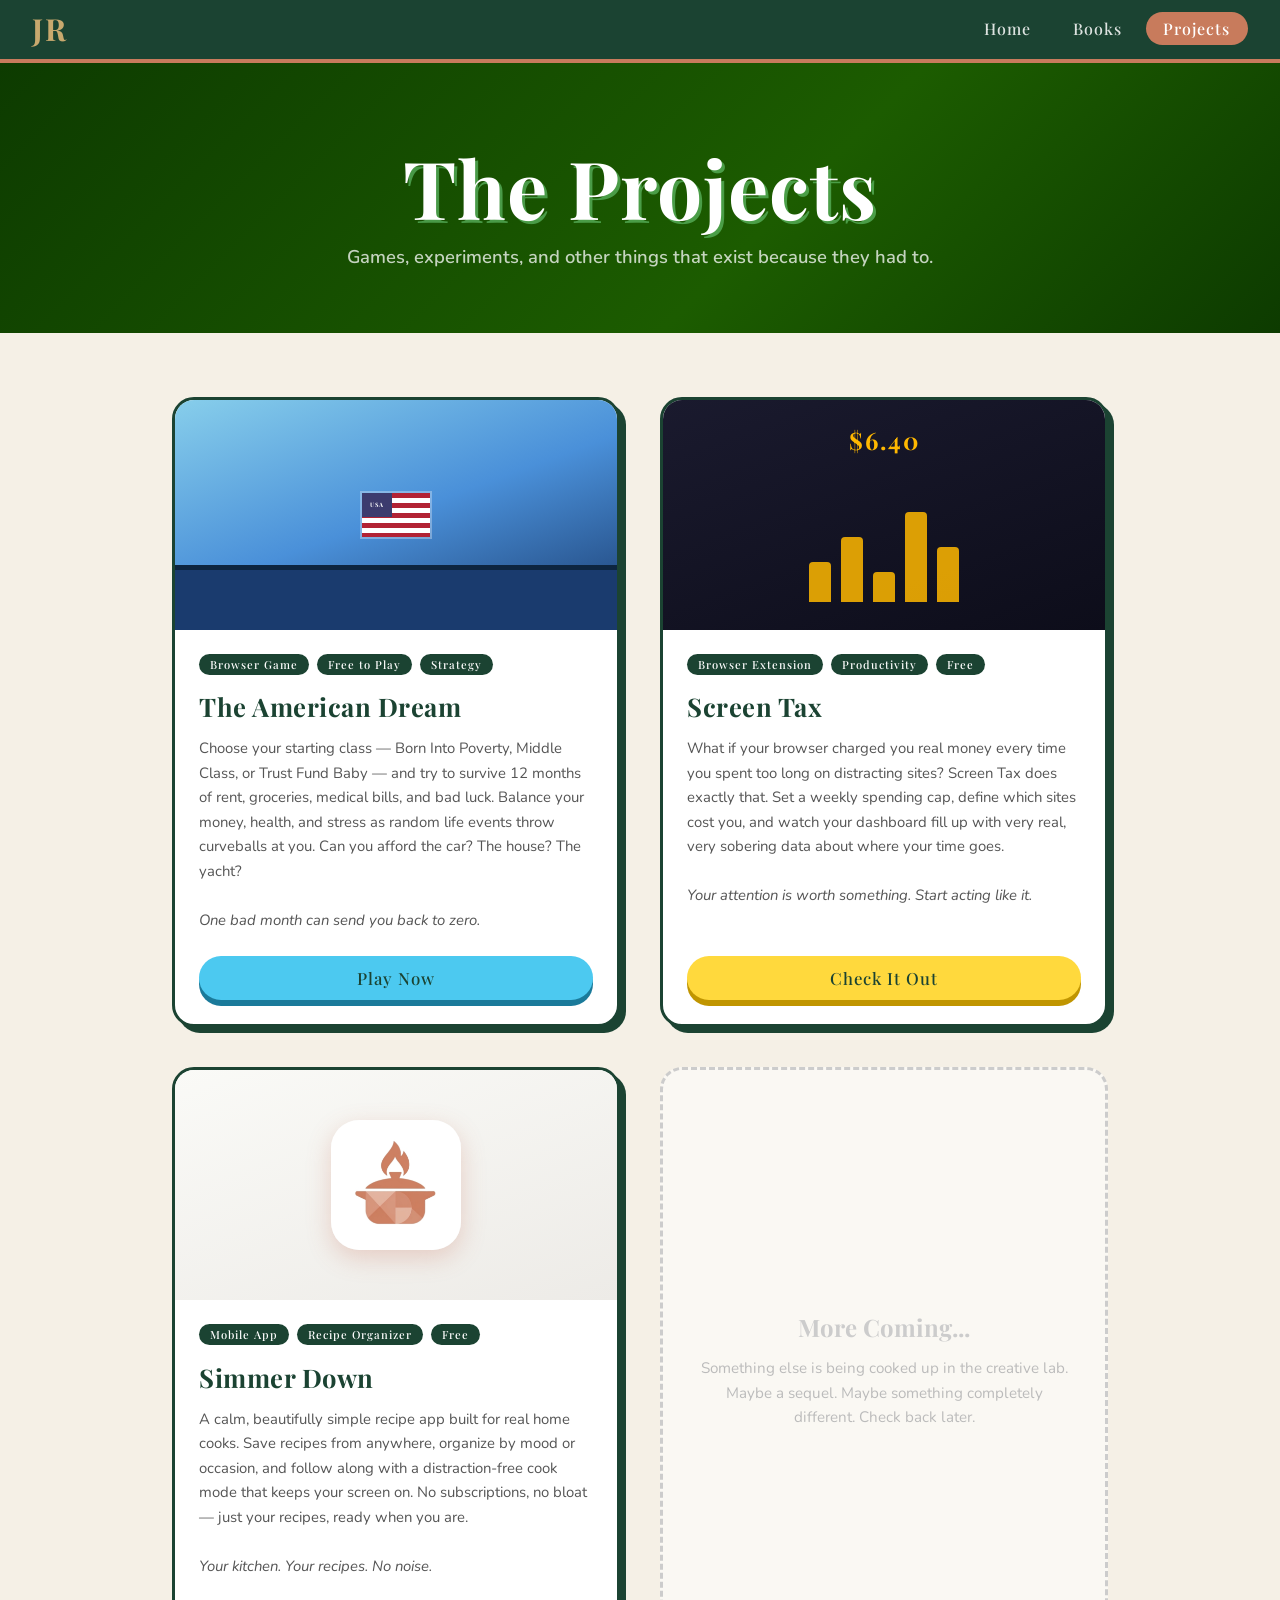
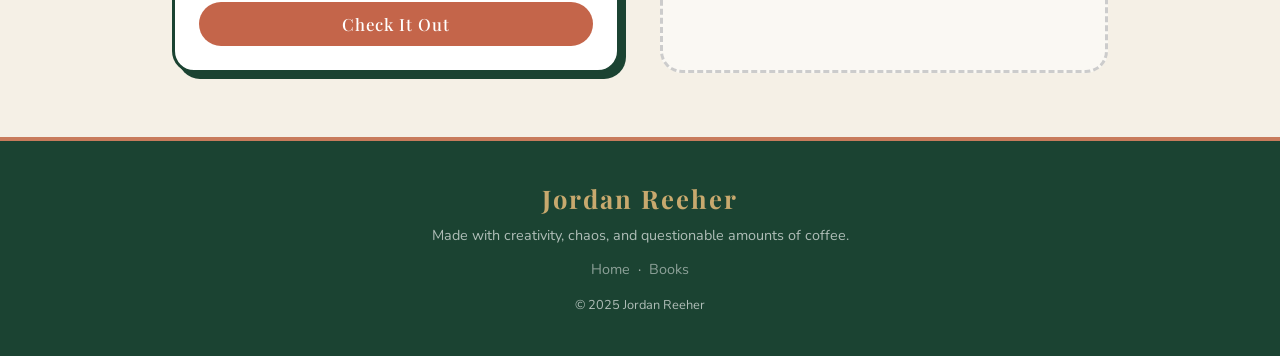
<file: projects.html>
<!DOCTYPE html>
<html lang="en">
<head>
  <meta charset="UTF-8">
  <meta name="viewport" content="width=device-width, initial-scale=1.0">
  <title>Projects — Jordan Reeher</title>
  <meta name="description" content="Projects by Jordan Reeher. Play The American Dream — a browser game about money, choices, and chasing the good life.">
  <link rel="stylesheet" href="style.css">
  <link rel="icon" href="data:image/svg+xml,<svg xmlns='http://www.w3.org/2000/svg' viewBox='0 0 100 100'><rect width='100' height='100' rx='20' fill='%23354F3A'/><path d='M50 82 Q25 62 22 37 Q26 34 30 37 Q40 60 50 82Z' fill='%235B8C65'/><path d='M50 82 Q75 62 78 37 Q74 34 70 37 Q60 60 50 82Z' fill='%235B8C65'/><path d='M50 82 Q33 57 35 27 Q39 24 43 28 Q46 57 50 82Z' fill='%2374A67F'/><path d='M50 82 Q67 57 65 27 Q61 24 57 28 Q54 57 50 82Z' fill='%2374A67F'/><path d='M50 82 Q44 52 47 17 Q50 14 53 17 Q56 52 50 82Z' fill='%2390C49B'/></svg>">
</head>
<body>

  <!-- ===== NAVIGATION ===== -->
  <nav>
    <a href="index.html" class="nav-logo" id="nav-logo">JR</a>
    <div class="hamburger" id="hamburger">
      <span></span><span></span><span></span>
    </div>
    <ul class="nav-links" id="nav-links">
      <li><a href="index.html">Home</a></li>
      <li><a href="books.html">Books</a></li>
      <li><a href="projects.html" class="active">Projects</a></li>
    </ul>
  </nav>

  <!-- ===== HERO ===== -->
  <div class="page-hero projects-hero">
    <h1>The Projects</h1>
    <p>Games, experiments, and other things that exist because they had to.</p>
  </div>

  <!-- ===== PROJECTS GRID ===== -->
  <div class="projects-grid">

    <!-- ── The American Dream ── -->
    <div class="game-card fade-up">
      <div class="game-preview american-dream">
        <div class="city-skyline"></div>
        <div class="flag-css"></div>
      </div>
      <div class="game-body">
        <div class="game-tags">
          <span class="tag">Browser Game</span>
          <span class="tag">Free to Play</span>
          <span class="tag">Strategy</span>
        </div>
        <h2 class="game-title">The American Dream</h2>
        <p class="game-desc">
          Choose your starting class &mdash; Born Into Poverty, Middle Class, or Trust Fund Baby &mdash;
          and try to survive 12 months of rent, groceries, medical bills, and bad luck.
          Balance your money, health, and stress as random life events throw curveballs at you.
          Can you afford the car? The house? The yacht?
          <br><br>
          <em>One bad month can send you back to zero.</em>
        </p>
        <a href="https://jreeher.github.io/american-dream/"
           class="btn btn-blue" target="_blank" rel="noopener noreferrer">
          Play Now
        </a>
      </div>
    </div>

    <!-- ── Screen Tax ── -->
    <div class="game-card fade-up">
      <div class="game-preview screen-tax">
        <div class="screen-tax-label">$6.40</div>
        <div class="screen-tax-bars">
          <span style="height:40px"></span>
          <span style="height:65px"></span>
          <span style="height:30px"></span>
          <span style="height:90px"></span>
          <span style="height:55px"></span>
        </div>
      </div>
      <div class="game-body">
        <div class="game-tags">
          <span class="tag">Browser Extension</span>
          <span class="tag">Productivity</span>
          <span class="tag">Free</span>
        </div>
        <h2 class="game-title">Screen Tax</h2>
        <p class="game-desc">
          What if your browser charged you real money every time you spent too long on distracting sites?
          Screen Tax does exactly that. Set a weekly spending cap, define which sites cost you,
          and watch your dashboard fill up with very real, very sobering data about where your time goes.
          <br><br>
          <em>Your attention is worth something. Start acting like it.</em>
        </p>
        <a href="https://timesuck-backend-production.up.railway.app/app/dashboard.html"
           class="btn btn-yellow" target="_blank" rel="noopener noreferrer">
          Check It Out
        </a>
      </div>
    </div>

    <!-- ── Simmer Down ── -->
    <div class="game-card fade-up">
      <div class="game-preview simmer-down">
        <img src="simmerdown-icon.png" alt="Simmer Down app icon" class="simmer-down-icon">
      </div>
      <div class="game-body">
        <div class="game-tags">
          <span class="tag">Mobile App</span>
          <span class="tag">Recipe Organizer</span>
          <span class="tag">Free</span>
        </div>
        <h2 class="game-title">Simmer Down</h2>
        <p class="game-desc">
          A calm, beautifully simple recipe app built for real home cooks.
          Save recipes from anywhere, organize by mood or occasion, and follow
          along with a distraction-free cook mode that keeps your screen on.
          No subscriptions, no bloat &mdash; just your recipes, ready when you are.
          <br><br>
          <em>Your kitchen. Your recipes. No noise.</em>
        </p>
        <a href="https://simmer-down-xi.vercel.app/"
           class="btn" style="background:#C4654A; color:#fff;" target="_blank" rel="noopener noreferrer">
          Check It Out
        </a>
      </div>
    </div>

    <!-- ── Coming Soon ── -->
    <div class="coming-soon-card fade-up">
      <h3>More Coming...</h3>
      <p>Something else is being cooked up in the creative lab. Maybe a sequel. Maybe something completely different. Check back later.</p>
    </div>

  </div>

  <!-- ===== FOOTER ===== -->
  <footer>
    <div class="footer-logo">Jordan Reeher</div>
    <p>Made with creativity, chaos, and questionable amounts of coffee.</p>
    <p style="margin-top: 0.6rem;">
      <a href="index.html">Home</a> &nbsp;&middot;&nbsp;
      <a href="books.html">Books</a>
    </p>
    <p style="margin-top: 0.8rem; font-size: 0.8rem;">&copy; 2025 Jordan Reeher</p>
  </footer>

  <script src="script.js"></script>
</body>
</html>
</file>
<file: style.css>
@import url('https://fonts.googleapis.com/css2?family=Playfair+Display:ital,wght@0,400;0,600;0,700;0,900;1,400;1,600&family=Nunito:wght@400;600;700;800;900&display=swap');

/* ===== RESET & BASE ===== */
*, *::before, *::after {
  box-sizing: border-box;
  margin: 0;
  padding: 0;
}

:root {
  --coral:      #FF6B6B;
  --yellow:     #FFD93D;
  --green:      #6BCB77;
  --blue:       #4CC9F0;
  --purple:     #C77DFF;
  --pink:       #FF85A1;
  --orange:     #FF9F43;

  /* Botanical palette */
  --navy:       #1B4332;   /* deep forest (replaces dark navy) */
  --dark-navy:  #0D1F14;   /* very dark forest */
  --cream:      #F5F0E6;   /* warm linen */
  --sage:       #52796F;
  --leaf:       #74C69D;
  --terracotta: #C87B5C;
  --gold:       #C8A96E;
  --mist:       #DCE8D4;
}

html { scroll-behavior: smooth; }

body {
  font-family: 'Nunito', sans-serif;
  background-color: var(--cream);
  color: var(--navy);
  overflow-x: hidden;
  cursor: auto;
}

/* ===== NAVIGATION ===== */
nav {
  background: var(--navy);
  padding: 0.9rem 2rem;
  display: flex;
  align-items: center;
  justify-content: space-between;
  position: sticky;
  top: 0;
  z-index: 1000;
  border-bottom: 4px solid var(--terracotta);
}

.nav-logo {
  font-family: 'Playfair Display', serif;
  font-weight: 700;
  font-size: 1.9rem;
  color: var(--gold);
  text-decoration: none;
  display: inline-block;
  transition: transform 0.25s;
  user-select: none;
  line-height: 1;
  letter-spacing: 2px;
}
.nav-logo:hover { transform: scale(1.1) rotate(-4deg); }

.nav-logo.dizzy { animation: spin-dizzy 0.6s ease-in-out; }
@keyframes spin-dizzy {
  0%   { transform: rotate(0deg) scale(1); }
  25%  { transform: rotate(25deg) scale(1.25); }
  50%  { transform: rotate(-20deg) scale(0.8); }
  75%  { transform: rotate(12deg) scale(1.1); }
  100% { transform: rotate(0deg) scale(1); }
}

.nav-links {
  display: flex;
  gap: 0.4rem;
  list-style: none;
  align-items: center;
}

.nav-links a {
  color: rgba(255,255,255,0.85);
  text-decoration: none;
  font-family: 'Playfair Display', serif;
  font-weight: 500;
  font-size: 1rem;
  letter-spacing: 1px;
  padding: 0.4rem 1.1rem;
  border-radius: 50px;
  transition: all 0.2s;
}
.nav-links a:hover,
.nav-links a.active {
  background: var(--terracotta);
  color: white;
  transform: translateY(-2px);
}

.hamburger {
  display: none;
  flex-direction: column;
  gap: 5px;
  cursor: pointer;
  padding: 4px;
}
.hamburger span {
  display: block;
  width: 26px;
  height: 3px;
  background: white;
  border-radius: 3px;
  transition: all 0.3s;
}

/* ===== SITE HERO (homepage header) ===== */
.site-hero {
  background: var(--dark-navy);
  width: 100%;
  min-height: min(420px, 52vh);
  display: flex;
  align-items: center;
  justify-content: center;
  text-align: center;
  padding: 4rem 2rem;
  position: relative;
  overflow: hidden;
}

.site-hero::before,
.site-hero::after {
  content: '';
  position: absolute;
  border-radius: 50%;
  pointer-events: none;
}

.site-hero::before {
  width: 520px;
  height: 520px;
  top: -220px;
  left: -160px;
  background: radial-gradient(circle, rgba(82,121,111,0.22) 0%, transparent 65%);
}

.site-hero::after {
  width: 420px;
  height: 420px;
  bottom: -190px;
  right: -130px;
  background: radial-gradient(circle, rgba(116,198,157,0.15) 0%, transparent 65%);
}

.site-hero-inner {
  position: relative;
  z-index: 1;
}

.site-hero-title {
  font-family: 'Playfair Display', serif;
  font-weight: 700;
  line-height: 1.05;
  margin: 0;
}

.site-hero-title .hero-line-1 {
  display: block;
  font-size: clamp(3.5rem, 11vw, 8rem);
  color: var(--gold);
  letter-spacing: -1px;
  animation: glow-pulse 2.5s ease-in-out infinite;
}

.site-hero-title .hero-line-2 {
  display: block;
  font-size: clamp(1.8rem, 5.5vw, 4rem);
  color: rgba(255,255,255,0.88);
  letter-spacing: 3px;
  font-style: italic;
  font-weight: 400;
  text-transform: none;
  margin-top: 0.15em;
}

.site-hero-rule {
  width: 100px;
  height: 4px;
  background: linear-gradient(90deg, transparent, var(--gold), transparent);
  border-radius: 4px;
  margin: 1.8rem auto 0;
}

/* ===== BOTANICAL HERO DECORATION ===== */
.botanical-leaves {
  position: absolute;
  inset: 0;
  pointer-events: none;
  overflow: hidden;
  z-index: 0;
}
.b-leaf {
  position: absolute;
  border-radius: 50% 0 50% 0;
}
.b-leaf-1 {
  width: 440px;
  height: 440px;
  top: -160px;
  left: -130px;
  background: rgba(82, 121, 111, 0.14);
  transform: rotate(28deg);
}
.b-leaf-2 {
  width: 280px;
  height: 280px;
  bottom: -100px;
  right: -80px;
  background: rgba(116, 198, 157, 0.1);
  transform: rotate(-18deg);
}
.b-leaf-3 {
  width: 190px;
  height: 190px;
  top: 30px;
  right: 13%;
  background: rgba(82, 121, 111, 0.09);
  transform: rotate(55deg);
}
.b-leaf-4 {
  width: 150px;
  height: 150px;
  bottom: 20px;
  left: 20%;
  background: rgba(116, 198, 157, 0.08);
  transform: rotate(-42deg);
}
.b-leaf-5 {
  width: 220px;
  height: 90px;
  top: 42%;
  left: -60px;
  background: rgba(82, 121, 111, 0.09);
  border-radius: 50% 50% 50% 0;
  transform: rotate(22deg);
}

@keyframes glow-pulse {
  0%, 100% { text-shadow: 0 0 20px rgba(200,169,110,0.35); }
  50%       { text-shadow: 0 0 50px rgba(200,169,110,0.85), 0 0 90px rgba(200,169,110,0.3); }
}

/* ===== FEATURED SLIDER ===== */
.featured-slider {
  background: var(--navy);
  padding: 3.5rem 2rem 3rem;
  position: relative;
}

.slider-viewport {
  overflow: hidden;
  max-width: 820px;
  margin: 0 auto;
}

.slider-track {
  display: flex;
  transition: transform 0.45s cubic-bezier(0.4, 0, 0.2, 1);
}

.slider-slide {
  min-width: 100%;
  display: flex;
  align-items: center;
  gap: 3rem;
}

.slide-visual {
  flex-shrink: 0;
  width: 190px;
}
.slide-visual img {
  width: 100%;
  border-radius: 12px;
  box-shadow: 6px 6px 0 rgba(0,0,0,0.35);
  display: block;
}
.slide-visual-css {
  width: 190px;
  height: 250px;
  border-radius: 12px;
  box-shadow: 6px 6px 0 rgba(0,0,0,0.35);
  display: flex;
  align-items: center;
  justify-content: center;
  overflow: hidden;
  position: relative;
}

.slide-content {
  flex: 1;
  color: white;
}
.slide-tag {
  font-size: 0.72rem;
  font-weight: 700;
  letter-spacing: 2px;
  text-transform: uppercase;
  color: var(--gold);
  margin-bottom: 0.55rem;
}
.slide-title {
  font-family: 'Playfair Display', serif;
  font-size: clamp(1.7rem, 4vw, 2.6rem);
  font-weight: 700;
  color: white;
  line-height: 1.1;
  margin-bottom: 0.8rem;
}
.slide-desc {
  font-size: clamp(0.88rem, 1.6vw, 1rem);
  color: rgba(255,255,255,0.68);
  line-height: 1.7;
  margin-bottom: 1.4rem;
  max-width: 400px;
}

.slider-controls {
  display: flex;
  align-items: center;
  justify-content: center;
  gap: 1rem;
  margin-top: 2.2rem;
}
.slider-btn {
  background: rgba(255,255,255,0.1);
  border: 2px solid rgba(255,255,255,0.25);
  color: white;
  width: 42px;
  height: 42px;
  border-radius: 50%;
  cursor: pointer;
  font-size: 1.1rem;
  display: flex;
  align-items: center;
  justify-content: center;
  transition: all 0.2s;
  flex-shrink: 0;
  line-height: 1;
}
.slider-btn:hover {
  background: var(--terracotta);
  border-color: var(--terracotta);
}
.slider-dots {
  display: flex;
  gap: 7px;
  align-items: center;
}
.slider-dot {
  width: 8px;
  height: 8px;
  border-radius: 50%;
  background: rgba(255,255,255,0.28);
  cursor: pointer;
  transition: all 0.25s;
  border: none;
  padding: 0;
}
.slider-dot.active {
  background: var(--gold);
  width: 22px;
  border-radius: 4px;
}

@media (max-width: 600px) {
  .slider-slide {
    flex-direction: column;
    align-items: center;
    text-align: center;
    gap: 1.5rem;
  }
  .slide-visual, .slide-visual-css { width: 140px; }
  .slide-visual-css { height: 185px; }
  .slide-desc { max-width: 100%; margin-left: auto; margin-right: auto; }
}

/* ===== BUTTONS ===== */
.btn {
  display: inline-block;
  padding: 0.85rem 2.1rem;
  border-radius: 50px;
  font-family: 'Playfair Display', serif;
  font-weight: 500;
  font-size: 1.1rem;
  letter-spacing: 1px;
  text-decoration: none;
  cursor: pointer;
  border: none;
  transition: all 0.15s;
  position: relative;
  top: 0;
  line-height: 1;
}
.btn:hover  { top: -3px; filter: brightness(1.08); }
.btn:active { top: 3px; }

.btn-coral  { background: var(--coral);  color: white;        box-shadow: 0 6px 0 #b83838; }
.btn-yellow { background: var(--yellow); color: var(--navy);  box-shadow: 0 6px 0 #c09500; }
.btn-green  { background: var(--green);  color: white;        box-shadow: 0 6px 0 #2e7a45; }
.btn-blue   { background: var(--blue);   color: var(--navy);  box-shadow: 0 6px 0 #1a7a9a; }
.btn-purple { background: var(--purple); color: white;        box-shadow: 0 6px 0 #7a3ab0; }
.btn-ghost  { background: transparent; color: white; border: 2px solid rgba(255,255,255,0.5); box-shadow: none; }
.btn-ghost:hover { background: rgba(255,255,255,0.1); }

.btn-coral:hover  { box-shadow: 0 9px 0 #b83838; }
.btn-yellow:hover { box-shadow: 0 9px 0 #c09500; }
.btn-green:hover  { box-shadow: 0 9px 0 #2e7a45; }
.btn-blue:hover   { box-shadow: 0 9px 0 #1a7a9a; }
.btn-purple:hover { box-shadow: 0 9px 0 #7a3ab0; }

.btn-coral:active  { box-shadow: 0 2px 0 #b83838; }
.btn-yellow:active { box-shadow: 0 2px 0 #c09500; }
.btn-green:active  { box-shadow: 0 2px 0 #2e7a45; }
.btn-blue:active   { box-shadow: 0 2px 0 #1a7a9a; }

/* ===== LAYOUT HELPERS ===== */
.container {
  max-width: 1200px;
  margin: 0 auto;
}

section { padding: 5rem 2rem; }

.section-title {
  font-family: 'Playfair Display', serif;
  font-weight: 700;
  font-size: clamp(2rem, 5vw, 3.2rem);
  text-align: center;
  margin-bottom: 0.5rem;
  line-height: 1.2;
  letter-spacing: 1px;
}
.section-subtitle {
  text-align: center;
  font-size: 1.05rem;
  color: #666;
  font-weight: 600;
  margin-bottom: 3rem;
}

/* ===== FEATURED CARDS (Home) ===== */
.featured-grid {
  display: grid;
  grid-template-columns: repeat(auto-fit, minmax(280px, 1fr));
  gap: 2rem;
  max-width: 860px;
  margin: 0 auto;
}

.featured-card {
  background: white;
  border-radius: 24px;
  padding: 2.5rem 2rem;
  text-align: center;
  border: 3px solid var(--navy);
  box-shadow: 7px 7px 0 var(--navy);
  transition: all 0.2s;
  text-decoration: none;
  color: inherit;
  display: block;
}
.featured-card:hover {
  transform: translate(-4px, -4px);
  box-shadow: 11px 11px 0 var(--navy);
}
.featured-card-icon {
  width: 64px;
  height: 64px;
  margin: 0 auto 1.2rem;
  border-radius: 16px;
  display: flex;
  align-items: center;
  justify-content: center;
}
.featured-card h3 {
  font-family: 'Playfair Display', serif;
  font-weight: 700;
  font-size: 1.8rem;
  margin-bottom: 0.8rem;
  letter-spacing: 0.5px;
}
.featured-card p {
  font-size: 1rem;
  color: #666;
  line-height: 1.65;
}
.featured-card.books {
  border-color: var(--sage);
  box-shadow: 7px 7px 0 var(--sage);
}
.featured-card.books:hover { box-shadow: 11px 11px 0 var(--sage); }
.featured-card.books .featured-card-icon { background: #ddeade; }

.featured-card.games {
  border-color: var(--terracotta);
  box-shadow: 7px 7px 0 var(--terracotta);
}
.featured-card.games:hover { box-shadow: 11px 11px 0 var(--terracotta); }
.featured-card.games .featured-card-icon { background: #f5ede8; }

/* ===== QUOTE SECTION ===== */
.fun-section {
  background: var(--navy);
  color: white;
  text-align: center;
}
.fun-section .section-title { color: var(--gold); }

.quote-display {
  font-family: 'Playfair Display', serif;
  font-weight: 400;
  font-size: clamp(1.3rem, 3vw, 1.9rem);
  color: white;
  max-width: 680px;
  margin: 0 auto 2.5rem;
  line-height: 1.5;
  min-height: 3em;
  display: flex;
  align-items: center;
  justify-content: center;
  transition: opacity 0.35s;
}

/* ===== PAGE HEROES ===== */
.page-hero {
  padding: 5rem 2rem 4rem;
  text-align: center;
  color: white;
  position: relative;
  overflow: hidden;
}
.page-hero h1 {
  font-family: 'Playfair Display', serif;
  font-weight: 700;
  font-size: clamp(2.8rem, 7vw, 5rem);
  color: white;
  position: relative;
  z-index: 1;
  line-height: 1.1;
  letter-spacing: 1px;
}
.page-hero p {
  font-size: 1.15rem;
  color: rgba(255,255,255,0.75);
  margin-top: 0.8rem;
  position: relative;
  z-index: 1;
  font-weight: 600;
}

.books-hero {
  background: linear-gradient(135deg, #2D1B69 0%, #4A1942 100%);
}
.books-hero h1 { text-shadow: 3px 3px 0 rgba(199,125,255,0.6); }

.projects-hero {
  background: linear-gradient(135deg, #0D3B00 0%, #1C5C00 60%, #0D3B00 100%);
}
.projects-hero h1 { text-shadow: 3px 3px 0 rgba(107,203,119,0.6); }

/* ===== BOOKS GRID ===== */
.books-grid {
  display: grid;
  grid-template-columns: repeat(auto-fill, minmax(270px, 1fr));
  gap: 2.5rem;
  max-width: 1200px;
  margin: 0 auto;
  padding: 4rem 2rem;
}

/* ===== BOOK CARD ===== */
.book-card {
  background: white;
  border-radius: 22px;
  overflow: hidden;
  border: 3px solid var(--navy);
  box-shadow: 6px 6px 0 var(--navy);
  transition: transform 0.25s, box-shadow 0.25s, border-color 0.25s;
  display: flex;
  flex-direction: column;
}
.book-card:nth-child(1) { --card-accent: #C77DFF; }
.book-card:nth-child(2) { --card-accent: #6BCB77; }
.book-card:nth-child(3) { --card-accent: #FF9F43; }
.book-card:nth-child(4) { --card-accent: #FF85A1; }

.book-card:hover {
  transform: translate(-4px, -5px) rotate(-0.8deg);
  box-shadow: 10px 11px 0 var(--card-accent);
  border-color: var(--card-accent);
}

.book-cover-wrap {
  position: relative;
  height: 300px;
  overflow: hidden;
  background: #eee;
  flex-shrink: 0;
}
.book-cover-wrap img {
  width: 100%;
  height: 100%;
  object-fit: cover;
  transition: transform 0.4s;
  display: block;
}
.book-card:hover .book-cover-wrap img { transform: scale(1.06); }

.book-placeholder {
  width: 100%;
  height: 100%;
  display: flex;
  align-items: center;
  justify-content: center;
  transition: transform 0.4s;
}
/* Pixel-art style letter covers */
.book-placeholder span {
  font-family: 'Playfair Display', serif;
  font-weight: 700;
  font-size: 5rem;
  color: rgba(255,255,255,0.6);
  letter-spacing: -2px;
  text-shadow: 3px 3px 0 rgba(0,0,0,0.2);
}
.book-card:hover .book-placeholder { transform: scale(1.05); }

.book-badge {
  position: absolute;
  top: 12px;
  right: 12px;
  background: var(--yellow);
  color: var(--navy);
  font-family: 'Playfair Display', serif;
  font-weight: 700;
  font-size: 0.7rem;
  padding: 4px 11px;
  border-radius: 20px;
  border: 2px solid var(--navy);
  text-transform: uppercase;
  letter-spacing: 1px;
}

.book-body {
  padding: 1.5rem;
  display: flex;
  flex-direction: column;
  flex: 1;
}
.book-genre {
  font-family: 'Playfair Display', serif;
  font-size: 0.75rem;
  color: var(--card-accent, var(--purple));
  font-weight: 500;
  text-transform: uppercase;
  letter-spacing: 2px;
  margin-bottom: 0.6rem;
}
.book-title {
  font-family: 'Playfair Display', serif;
  font-weight: 700;
  font-size: 1.55rem;
  color: var(--navy);
  margin-bottom: 0.8rem;
  line-height: 1.2;
  letter-spacing: 0.5px;
}
.book-desc {
  font-size: 0.93rem;
  color: #555;
  line-height: 1.65;
  flex: 1;
  margin-bottom: 1.5rem;
}
.book-card .btn {
  font-size: 1rem;
  padding: 0.7rem 1.5rem;
  text-align: center;
  display: block;
}

/* ===== HIDDEN SNAIL (CSS-drawn, no emoji) ===== */
.hidden-snail {
  position: fixed;
  bottom: 28px;
  right: -50px;
  width: 38px;
  height: 22px;
  border-radius: 11px;
  background: #9B5DE5;
  cursor: pointer;
  z-index: 500;
  animation: snail-peek 10s ease-in-out infinite;
  transition: transform 0.2s;
  box-shadow: inset -2px -2px 0 rgba(0,0,0,0.25);
}
/* shell */
.hidden-snail::before {
  content: '';
  position: absolute;
  top: -14px;
  right: 4px;
  width: 20px;
  height: 20px;
  background: #7B3FC5;
  border-radius: 50%;
  box-shadow: inset -3px -3px 0 rgba(0,0,0,0.2), inset 3px 3px 0 rgba(255,255,255,0.15);
}
/* eye */
.hidden-snail::after {
  content: '';
  position: absolute;
  top: 7px;
  left: 6px;
  width: 5px;
  height: 5px;
  background: white;
  border-radius: 50%;
}
.hidden-snail:hover { transform: scale(1.3); }
@keyframes snail-peek {
  0%, 65%  { right: -50px; }
  72%, 93% { right: 14px;  }
  100%     { right: -50px; }
}

/* ===== PROJECTS GRID ===== */
.projects-grid {
  display: grid;
  grid-template-columns: repeat(auto-fill, minmax(340px, 1fr));
  gap: 2.5rem;
  max-width: 1000px;
  margin: 0 auto;
  padding: 4rem 2rem;
}

/* ===== GAME / PROJECT CARD ===== */
.game-card {
  background: white;
  border-radius: 22px;
  overflow: hidden;
  border: 3px solid var(--navy);
  box-shadow: 6px 6px 0 var(--navy);
  transition: transform 0.25s, box-shadow 0.25s, border-color 0.25s;
  display: flex;
  flex-direction: column;
}
.game-card:hover {
  transform: translate(-4px, -4px);
  box-shadow: 10px 10px 0 var(--green);
  border-color: var(--green);
}

.game-preview {
  height: 230px;
  display: flex;
  align-items: center;
  justify-content: center;
  position: relative;
  overflow: hidden;
  flex-shrink: 0;
}
.game-preview.american-dream {
  background: linear-gradient(160deg, #87CEEB 0%, #4a90d9 50%, #1a3b6e 100%);
}
.game-preview.simmer-down {
  background: linear-gradient(160deg, #FAFAF7 0%, #EDEBE7 100%);
}
.simmer-down-icon {
  width: 130px;
  height: 130px;
  border-radius: 28px;
  box-shadow: 0 8px 24px rgba(196,101,74,0.25);
}
.game-preview.screen-tax {
  background: linear-gradient(160deg, #1a1a2e 0%, #0d0d1a 100%);
  position: relative;
  justify-content: center;
  align-items: flex-end;
  padding-bottom: 28px;
}
.screen-tax-bars {
  display: flex;
  align-items: flex-end;
  gap: 10px;
  z-index: 1;
}
.screen-tax-bars span {
  width: 22px;
  border-radius: 4px 4px 0 0;
  background: #FFB800;
  opacity: 0.85;
}
.screen-tax-label {
  position: absolute;
  top: 24px;
  left: 0; right: 0;
  text-align: center;
  font-family: 'Playfair Display', serif;
  font-weight: 700;
  font-size: 1.5rem;
  color: #FFB800;
  letter-spacing: 2px;
}

/* Animated flag for American Dream preview */
.game-preview .flag-anim {
  position: relative;
  z-index: 1;
  font-size: 4rem;
}
.game-preview .flag-icon {
  width: 72px;
  height: 48px;
  position: relative;
  z-index: 1;
  animation: flag-wave 2s ease-in-out infinite;
  transform-origin: left center;
}
@keyframes flag-wave {
  0%, 100% { transform: skewY(-2deg); }
  50%       { transform: skewY(2deg); }
}
/* CSS flag stripes */
.flag-css {
  width: 72px;
  height: 48px;
  position: relative;
  z-index: 1;
  animation: flag-wave 2s ease-in-out infinite;
  transform-origin: left center;
  border: 2px solid rgba(255,255,255,0.3);
  overflow: hidden;
}
.flag-css::before {
  content: '';
  position: absolute;
  inset: 0;
  background: repeating-linear-gradient(
    to bottom,
    #B22234 0px, #B22234 5px,
    #FFFFFF 5px, #FFFFFF 10px
  );
}
.flag-css::after {
  content: 'USA';
  position: absolute;
  top: 0; left: 0;
  width: 30px; height: 24px;
  background: #3C3B6E;
  color: white;
  font-family: 'Playfair Display', serif;
  font-size: 6px;
  font-weight: 700;
  display: flex;
  align-items: center;
  justify-content: center;
  letter-spacing: 0.5px;
}

/* City skyline decoration */
.city-skyline {
  position: absolute;
  bottom: 0; left: 0; right: 0;
  height: 70px;
  background:
    linear-gradient(to top, #1a3b6e 30px, transparent 30px) 0px 0 / 30px 100%,
    linear-gradient(to top, #1a3b6e 50px, transparent 50px) 35px 0 / 25px 100%,
    linear-gradient(to top, #0d2540 40px, transparent 40px) 65px 0 / 35px 100%,
    linear-gradient(to top, #1a3b6e 60px, transparent 60px) 105px 0 / 20px 100%,
    linear-gradient(to top, #0d2540 35px, transparent 35px) 130px 0 / 40px 100%,
    linear-gradient(to top, #1a3b6e 55px, transparent 55px) 175px 0 / 28px 100%,
    linear-gradient(to top, #0d2540 45px, transparent 45px) 208px 0 / 35px 100%,
    linear-gradient(to top, #1a3b6e 30px, transparent 30px) 248px 0 / 22px 100%,
    linear-gradient(to top, #0d2540 65px, transparent 65px) 275px 0 / 30px 100%,
    linear-gradient(to top, #1a3b6e 40px, transparent 40px) 310px 0 / 25px 100%;
  background-repeat: repeat-x;
  pointer-events: none;
}

.game-body {
  padding: 1.5rem;
  flex: 1;
  display: flex;
  flex-direction: column;
}
.game-tags {
  display: flex;
  gap: 0.5rem;
  flex-wrap: wrap;
  margin-bottom: 0.9rem;
}
.tag {
  background: var(--navy);
  color: white;
  font-family: 'Playfair Display', serif;
  font-size: 0.7rem;
  font-weight: 500;
  letter-spacing: 1px;
  padding: 3px 11px;
  border-radius: 20px;
}
.game-title {
  font-family: 'Playfair Display', serif;
  font-weight: 700;
  font-size: 1.6rem;
  margin-bottom: 0.8rem;
  color: var(--navy);
  letter-spacing: 0.5px;
}
.game-desc {
  font-size: 0.93rem;
  color: #555;
  line-height: 1.65;
  flex: 1;
  margin-bottom: 1.5rem;
}
.game-card .btn {
  display: block;
  text-align: center;
  font-size: 1.05rem;
}

/* Coming soon card */
.coming-soon-card {
  border: 3px dashed #ccc;
  border-radius: 22px;
  padding: 3.5rem 2rem;
  text-align: center;
  background: rgba(255,255,255,0.5);
  color: #bbb;
  display: flex;
  flex-direction: column;
  align-items: center;
  justify-content: center;
  gap: 0.8rem;
}
.coming-soon-card h3 {
  font-family: 'Playfair Display', serif;
  font-weight: 700;
  font-size: 1.5rem;
  color: #ccc;
}
.coming-soon-card p { font-size: 0.95rem; line-height: 1.6; }

/* ===== EASTER EGG OVERLAY ===== */
#easter-overlay {
  position: fixed;
  inset: 0;
  background: rgba(0,0,0,0.75);
  z-index: 9000;
  display: flex;
  align-items: center;
  justify-content: center;
  padding: 1rem;
  opacity: 0;
  pointer-events: none;
  transition: opacity 0.3s;
}
#easter-overlay.active {
  opacity: 1;
  pointer-events: all;
}

.easter-modal {
  background: var(--navy);
  border: 4px solid var(--yellow);
  border-radius: 28px;
  padding: 3rem 2.5rem;
  text-align: center;
  max-width: 480px;
  width: 100%;
  animation: modal-pop 0.45s cubic-bezier(0.34,1.56,0.64,1) forwards;
}
@keyframes modal-pop {
  0%   { transform: scale(0.3) rotate(-8deg); }
  60%  { transform: scale(1.05) rotate(2deg); }
  100% { transform: scale(1) rotate(0); }
}
.easter-modal h2 {
  font-family: 'Playfair Display', serif;
  font-weight: 700;
  font-size: 1.9rem;
  color: var(--yellow);
  margin-bottom: 1rem;
  line-height: 1.2;
  letter-spacing: 1px;
}
.easter-modal p {
  color: rgba(255,255,255,0.88);
  font-size: 1rem;
  line-height: 1.7;
  margin-bottom: 1.8rem;
  white-space: pre-line;
}
.easter-modal .close-btn {
  background: var(--coral);
  color: white;
  border: none;
  padding: 0.8rem 2.2rem;
  border-radius: 50px;
  font-family: 'Playfair Display', serif;
  font-weight: 500;
  font-size: 1.1rem;
  letter-spacing: 1px;
  cursor: pointer;
  transition: transform 0.2s, filter 0.2s;
  box-shadow: 0 5px 0 #b83838;
}
.easter-modal .close-btn:hover { transform: translateY(-2px); filter: brightness(1.1); }

/* ===== CONFETTI ===== */
.confetti-piece {
  position: fixed;
  pointer-events: none;
  z-index: 8999;
  border-radius: 3px;
  animation: confetti-fall linear forwards;
}
@keyframes confetti-fall {
  0%   { opacity: 1; transform: translateY(-80px) rotate(0deg); }
  100% { opacity: 0; transform: translateY(105vh) rotate(720deg); }
}

/* ===== TOAST ===== */
.toast {
  position: fixed;
  bottom: 2rem;
  left: 50%;
  transform: translateX(-50%) translateY(100px);
  background: var(--navy);
  color: white;
  padding: 0.9rem 2rem;
  border-radius: 50px;
  font-family: 'Playfair Display', serif;
  font-weight: 500;
  letter-spacing: 1px;
  font-size: 1rem;
  z-index: 8000;
  border: 2px solid var(--gold);
  transition: transform 0.45s cubic-bezier(0.34,1.56,0.64,1);
  white-space: nowrap;
  pointer-events: none;
}
.toast.show { transform: translateX(-50%) translateY(0); }

/* ===== FOOTER ===== */
footer {
  background: var(--navy);
  color: rgba(255,255,255,0.65);
  text-align: center;
  padding: 2.5rem 2rem;
  border-top: 4px solid var(--terracotta);
}
footer .footer-logo {
  font-family: 'Playfair Display', serif;
  font-weight: 700;
  font-size: 1.6rem;
  color: var(--gold);
  margin-bottom: 0.5rem;
  letter-spacing: 2px;
}
footer p { font-size: 0.9rem; line-height: 1.7; }
footer a {
  color: rgba(255,255,255,0.5);
  text-decoration: none;
  transition: color 0.2s;
}
footer a:hover { color: var(--gold); }

.secret-link {
  font-size: 0.9rem;
  cursor: pointer;
  transition: transform 0.2s, color 0.2s;
  display: inline-block;
  color: rgba(255,255,255,0.15);
  font-family: 'Playfair Display', serif;
  font-weight: 700;
  letter-spacing: 2px;
}
.secret-link:hover {
  color: var(--yellow);
  transform: scale(1.3) rotate(10deg);
}

/* ===== SCROLL ANIMATIONS ===== */
.fade-up {
  opacity: 0;
  transform: translateY(40px);
  transition: opacity 0.65s ease, transform 0.65s ease;
}
.fade-up.visible {
  opacity: 1;
  transform: translateY(0);
}

/* ===== RAINBOW TEXT ===== */
.rainbow-text {
  background: linear-gradient(90deg, var(--coral), var(--yellow), var(--green), var(--blue), var(--purple), var(--coral));
  -webkit-background-clip: text;
  -webkit-text-fill-color: transparent;
  background-clip: text;
  background-size: 200% auto;
  animation: rainbow-shift 3s linear infinite;
}
@keyframes rainbow-shift {
  0%   { background-position: 0% center; }
  100% { background-position: 200% center; }
}

/* ===== RESPONSIVE ===== */
@media (max-width: 650px) {
  .hamburger { display: flex; }
  .nav-links {
    display: none;
    position: absolute;
    top: 100%;
    right: 0; left: 0;
    background: var(--navy);
    flex-direction: column;
    padding: 1rem 1.5rem;
    border-top: 2px solid var(--terracotta);
    border-bottom: 2px solid var(--terracotta);
    gap: 0.3rem;
  }
  .nav-links.open { display: flex; }
  .nav-links a { padding: 0.6rem 1rem; }

  .books-grid,
  .projects-grid { gap: 1.5rem; padding: 2rem 1rem; }
  .featured-grid { gap: 1.2rem; }
  footer p { font-size: 0.8rem; }
}

@media (max-width: 400px) {
  .hero-cta { flex-direction: column; align-items: center; }
  .btn { width: 100%; max-width: 280px; text-align: center; }
}
</file>
